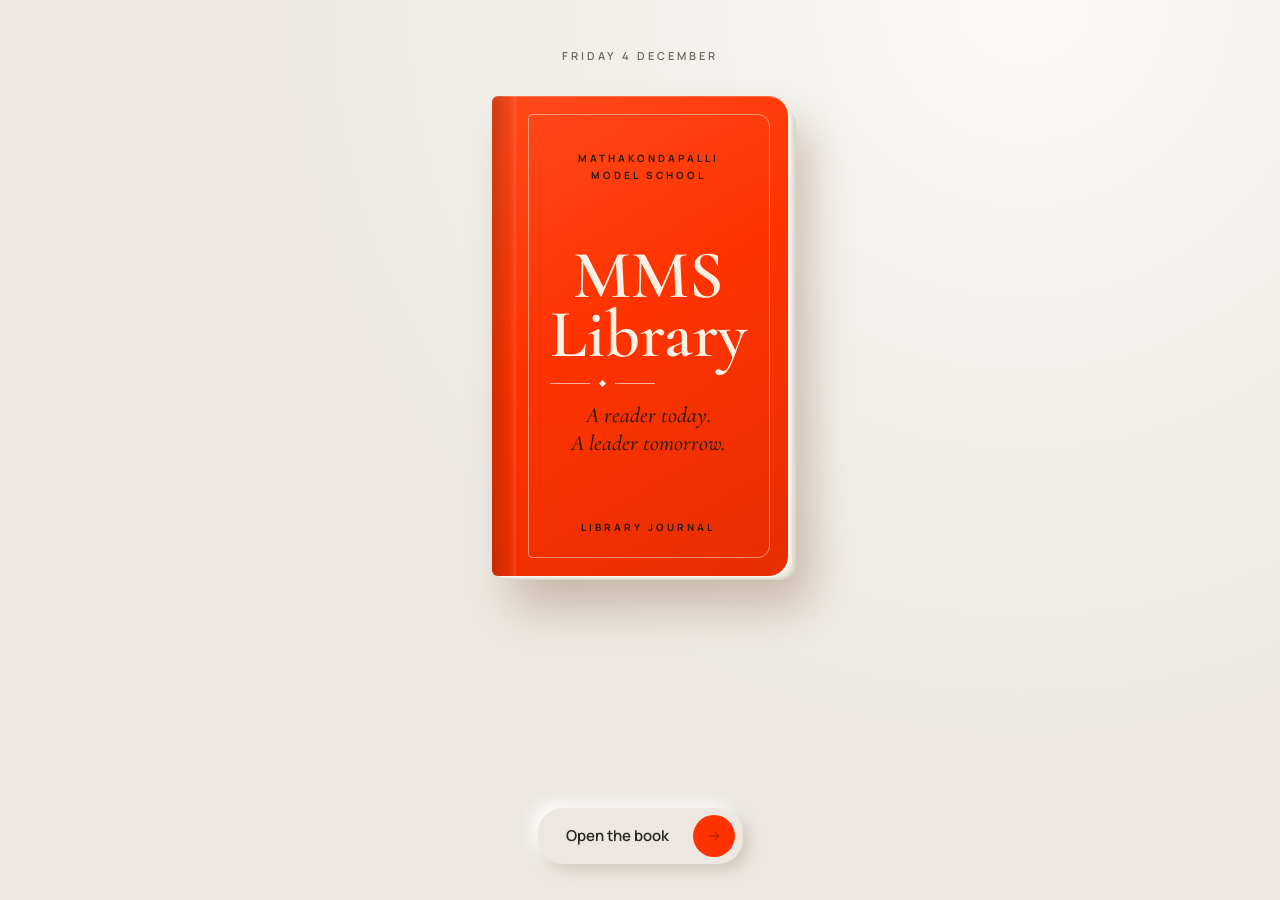
<file: index.html>
<!DOCTYPE html>
<html lang="en">
<head>
<meta charset="UTF-8">
<meta name="viewport" content="width=device-width, initial-scale=1.0, maximum-scale=1.0, user-scalable=no">
<title>MMS Library</title>
<meta name="theme-color" content="#ECE8E1">
<meta name="description" content="Library attendance and reading assessment tracking for Mathakondapalli Model School.">
<link rel="manifest" href="./manifest.json">
<link rel="icon" href="./icons/icon-192.png?v=2">
<link rel="apple-touch-icon" href="./icons/icon-180.png?v=2">
<meta name="apple-mobile-web-app-capable" content="yes">
<meta name="apple-mobile-web-app-status-bar-style" content="default">
<meta name="apple-mobile-web-app-title" content="MMS Library">
<link rel="preconnect" href="https://fonts.googleapis.com">
<link rel="preconnect" href="https://fonts.gstatic.com" crossorigin>
<link href="https://fonts.googleapis.com/css2?family=Cormorant+Garamond:ital,wght@0,500;0,600;1,500&family=Manrope:wght@400;500;600;700&display=swap" rel="stylesheet">
<link rel="stylesheet" href="./styles.css?v=20261002-6">
</head>
<body>

<div id="cover" hidden>
  <span class="cover-date" id="coverDate"></span>
  <div class="cover-book">
    <span class="cover-school">MATHAKONDAPALLI<br>MODEL SCHOOL</span>
    <div>
      <div class="cover-title">MMS<br>Library</div>
      <div class="cover-orn" aria-hidden="true"><i></i><b></b><i></i></div>
      <div class="cover-tag">A reader today.<br>A leader tomorrow.</div>
    </div>
    <span class="cover-foot">LIBRARY JOURNAL</span>
  </div>
  <button class="btn soft" id="openBook">Open the book <span class="knob"><svg viewBox="0 0 24 24" fill="none" stroke="currentColor" stroke-width="2.2" stroke-linecap="round" stroke-linejoin="round" aria-hidden="true"><path d="M5 12h14M13 6l6 6-6 6"/></svg></span></button>
</div>

<div id="app"><main id="main">
  <div id="content"><div class="loading"><div class="spinner"></div>Loading…</div></div>
</main></div>

<nav id="tabbar">
  <button class="tab" data-route="dashboard"><svg viewBox="0 0 24 24" fill="none" stroke="currentColor" stroke-linecap="round" stroke-linejoin="round" aria-hidden="true"><path d="M3 11l9-8 9 8M5 10v10h14V10"/></svg>Home</button>
  <button class="tab" data-route="students"><svg viewBox="0 0 24 24" fill="none" stroke="currentColor" stroke-linecap="round" stroke-linejoin="round" aria-hidden="true"><circle cx="9" cy="8" r="3"/><path d="M2.5 20c0-3.6 2.9-6 6.5-6s6.5 2.4 6.5 6M16 9a3 3 0 1 1 0 6M16 15c3 .4 5 2.2 5.5 5"/></svg>Students</button>
  <button class="tab" data-route="attendance"><svg viewBox="0 0 24 24" fill="none" stroke="currentColor" stroke-linecap="round" stroke-linejoin="round" aria-hidden="true"><path d="M9 12l2 2 4-4"/><rect x="3" y="4" width="18" height="17" rx="3"/></svg>Attendance</button>
  <button class="tab" data-route="reading"><svg viewBox="0 0 24 24" fill="none" stroke="currentColor" stroke-linecap="round" stroke-linejoin="round" aria-hidden="true"><path d="M2.5 5.5c3.3-.6 6.5 0 9.5 2v13c-3-2-6.2-2.6-9.5-2z"/><path d="M21.5 5.5c-3.3-.6-6.5 0-9.5 2v13c3-2 6.2-2.6 9.5-2z"/></svg>Reading</button>
  <button class="tab" data-route="reports"><svg viewBox="0 0 24 24" fill="none" stroke="currentColor" stroke-linecap="round" stroke-linejoin="round" aria-hidden="true"><path d="M4 19V9M12 19V5M20 19v-7M3 19h18"/></svg>Reports</button>
</nav>

<div id="toast" role="status" aria-live="polite"></div>

<script src="./config.js?v=20261002-1"></script>
<script src="./app.js?v=20261115-1"></script>
</body>
</html>
</file>
<file: styles.css>
/* MMS Library — "premium journal" theme
   Warm paper pages, soft raised (neumorphic) surfaces, one orange accent,
   quiet pastels only for status (present/absent) and reading scores. */

:root{
  --bg:#ECE8E1;
  /* neumorphic: cards share the page colour and are shaped by light and shadow */
  --paper:#ECE8E1;
  --paper-in:#ECE8E1;
  --ink:#2A2622;
  --muted:#6E675E;
  --line:#ECE6DB;
  --orange:#FF3300;
  --orange-ink:#C22700;
  --on-orange:#2A1A12;
  --cream:#FFF0E4;

  --present:#CDE8C4; --present-ink:#1F3A1C;
  --absent:#F7CFC9;  --absent-ink:#4A1E18;
  --score-1:#F7CFC9; --score-1-ink:#4A1E18;
  --score-2:#FBDCC2; --score-2-ink:#4A2A12;
  --score-3:#F6E6AE; --score-3-ink:#3E3410;
  --score-4:#CDE8C4; --score-4-ink:#1F3A1C;
  --score-5:#C4E2E4; --score-5-ink:#16363A;
  --tint-1:#EED8D4; --tint-2:#D9E2EA; --tint-3:#DCE5D5; --tint-4:#F0E4C8; --tint-5:#E0DAEA;

  --raise:6px 6px 14px rgba(170,158,140,.42),-6px -6px 14px rgba(255,255,255,.95);
  --raise-sm:3px 3px 8px rgba(170,158,140,.42),-3px -3px 8px rgba(255,255,255,.95);
  --inset:inset 3px 3px 7px rgba(170,158,140,.42),inset -3px -3px 7px rgba(255,255,255,.95);
  --inset-sm:inset 2px 2px 5px rgba(170,158,140,.42),inset -2px -2px 5px rgba(255,255,255,.95);
  --orange-lift:3px 5px 12px rgba(150,70,40,.28);

  --font-display:'Cormorant Garamond',Georgia,serif;
  --font-body:'Manrope',system-ui,-apple-system,'Segoe UI',sans-serif;
}

*{box-sizing:border-box}
html,body{margin:0;min-height:100%}
body{
  background:radial-gradient(circle at 80% 0%,rgba(255,255,255,.75),transparent 55%),var(--bg);
  background-attachment:fixed;
  color:var(--ink);font-family:var(--font-body);font-size:15px;line-height:1.45;
  -webkit-font-smoothing:antialiased;font-variant-numeric:lining-nums;-webkit-tap-highlight-color:transparent;
}
button,input,select,textarea{font:inherit;color:inherit}
button{cursor:pointer}
h1,h2,h3{margin:0;font-family:var(--font-display);font-weight:600;line-height:1.05}
p{margin:0}
svg{display:block}

/* ---------------- shell ---------------- */
#app{padding:16px 16px 104px}
#main{max-width:920px;margin:0 auto}

/* Plain page area. An orange bookmark ribbon hangs at the top right. */
#content{
  position:relative;min-height:calc(100vh - 136px);
  padding:30px 4px 18px;display:flex;flex-direction:column;gap:18px;
}
#content::after{
  content:"";position:absolute;top:-16px;right:20px;width:14px;height:34px;background:var(--orange);
  clip-path:polygon(0 0,100% 0,100% 100%,50% 78%,0 100%);
}
@media(min-width:720px){#content{padding:36px 16px 22px}}

/* ---------------- bottom navigation ---------------- */
#tabbar{
  position:fixed;left:16px;right:16px;bottom:16px;z-index:20;max-width:520px;margin:0 auto;
  height:64px;padding:0 6px;display:flex;border-radius:22px;background:var(--paper);box-shadow:var(--raise);
}
#tabbar .tab{
  flex:1;position:relative;border:0;background:none;display:flex;flex-direction:column;align-items:center;justify-content:center;gap:4px;
  color:var(--muted);font-size:11px;font-weight:600;
}
#tabbar .tab svg{width:20px;height:20px;stroke-width:1.8}
#tabbar .tab.active{color:var(--ink);font-weight:700;margin:7px 0;border-radius:16px;box-shadow:var(--inset-sm)}
#tabbar .tab.active svg{color:var(--orange-ink)}

/* ---------------- page header ---------------- */
.page-head{display:flex;flex-direction:column;gap:4px}
.page-head-top{display:flex;justify-content:space-between;align-items:center;gap:12px;padding-right:44px}
.chapter{font-size:11px;font-weight:700;letter-spacing:2.5px;color:var(--orange-ink);text-transform:uppercase}
.page-meta{font-size:12px;font-weight:500;color:var(--muted)}
.page-title-row{display:flex;justify-content:space-between;align-items:flex-end;gap:12px;flex-wrap:wrap}
.page-head h1{font-size:42px}
.page-head .sub{font-size:13px;color:var(--muted);margin-top:2px}
.rule{margin-top:8px;height:1px;background:linear-gradient(90deg,rgba(42,38,34,.22),rgba(42,38,34,0))}
.page-num{margin-top:auto;padding-top:6px;text-align:center;font-family:var(--font-display);font-style:italic;font-size:14px;color:var(--muted)}
.link-back{align-self:flex-start;border:0;background:none;padding:0;font-size:13px;font-weight:600;color:var(--muted)}
.link-back:hover{color:var(--orange-ink)}
.section-title{font-family:var(--font-display);font-style:italic;font-size:20px;font-weight:500}

/* ---------------- orange hero (folder-tab shape) ---------------- */
.hero-tab{margin-left:-8px;display:flex;flex-direction:column;filter:drop-shadow(6px 10px 14px rgba(140,75,45,.22))}
.hero-tab-top{display:flex;align-items:flex-end}
.hero-tab-top span{min-width:178px;height:38px;padding:0 22px;display:flex;align-items:center;background:var(--orange);border-radius:26px 12px 0 0;
  font-size:10px;font-weight:700;letter-spacing:2px;color:var(--on-orange);text-transform:uppercase;white-space:nowrap}
.hero-tab-top i{width:26px;height:26px;background:radial-gradient(circle at 100% 0,transparent 25.5px,var(--orange) 26px)}
.hero-tab-body{background:var(--orange);border-radius:0 26px 26px 26px;padding:2px 18px 18px 22px;display:flex;justify-content:space-between;align-items:flex-end;gap:12px;flex-wrap:wrap;color:var(--on-orange)}
.hero-tab.with-float .hero-tab-body{padding-bottom:44px}
.big-num{display:flex;align-items:baseline;gap:10px;font-family:var(--font-display);color:var(--cream)}
.big-num strong{font-size:72px;font-weight:600;line-height:.95}
.big-num span{font-size:26px;font-weight:500}
.hero-name{font-family:var(--font-display);font-size:36px;font-weight:600;color:var(--cream);line-height:1}
.hero-stack{display:flex;flex-direction:column;gap:10px}
.hero-side{display:flex;flex-direction:column;align-items:center}
.hero-side strong{font-family:var(--font-display);font-size:52px;font-weight:600;color:var(--cream);line-height:.95}
.hero-side span{font-size:10px;font-weight:700;letter-spacing:1.5px}
.float-action{display:flex;justify-content:flex-end;margin-top:-58px;position:relative}

/* ---------------- surfaces ---------------- */
.ledger{border-radius:20px;background:var(--paper);box-shadow:var(--raise);padding:2px 12px}
.ledger-row{display:flex;align-items:center;gap:12px;min-height:60px;padding:8px 0;border-bottom:1px solid var(--line)}
.ledger-row:last-child{border-bottom:0}
.ledger-row.clickable{cursor:pointer}
.row-main{flex:1;min-width:0;display:flex;flex-direction:column}
.row-main strong{font-size:14px;font-weight:600;overflow:hidden;text-overflow:ellipsis;white-space:nowrap}
.row-main span{font-size:12px;color:var(--muted);overflow:hidden;text-overflow:ellipsis;white-space:nowrap}
.row-actions{display:flex;gap:8px;align-items:center}
.stat-strip{display:grid;grid-template-columns:repeat(3,minmax(0,1fr));padding:14px 0;border-radius:20px;background:var(--paper);box-shadow:var(--raise)}
.stat-strip>div{display:flex;flex-direction:column;align-items:center;text-align:center;padding:0 6px}
.stat-strip>div+div{border-left:1px solid #E6E0D5}
.stat-strip strong,.stat-grid strong{font-family:var(--font-display);font-size:30px;font-weight:600;line-height:1}
.stat-strip span{font-size:11px;font-weight:500;color:var(--muted)}
.stat-strip .stat-icon{width:26px;height:26px;margin-bottom:6px;border-radius:13px;background:var(--paper-in);box-shadow:var(--inset-sm);color:var(--orange-ink);display:flex;align-items:center;justify-content:center}
.stat-strip .stat-icon svg{width:15px;height:15px}
.stat-grid{display:grid;grid-template-columns:repeat(2,minmax(0,1fr));border-radius:20px;background:var(--paper);box-shadow:var(--raise)}
.stat-grid>div{padding:14px 16px;display:flex;flex-direction:column;gap:2px;border-bottom:1px solid var(--line)}
.stat-grid>div:nth-child(odd){border-right:1px solid var(--line)}
.stat-grid>div:nth-last-child(-n+2){border-bottom:0}
.stat-grid span{display:flex;align-items:center;gap:6px;font-size:11px;font-weight:600;color:var(--muted)}
.stat-grid span i{width:8px;height:8px;border-radius:4px}
.stat-grid strong{font-size:36px}
.card{border-radius:20px;background:var(--paper);box-shadow:var(--raise);padding:16px}
.split{display:grid;gap:18px}
@media(min-width:720px){.split{grid-template-columns:1fr 1fr}}

/* ---------------- avatars, chips, time blocks ---------------- */
.avatar{width:40px;height:40px;flex:none;border-radius:20px;display:flex;align-items:center;justify-content:center;
  font-family:var(--font-display);font-size:17px;font-weight:600;background:var(--tint-1)}
.avatar.large{width:64px;height:64px;border-radius:32px;font-size:26px}
.t1{background:var(--tint-1)}.t2{background:var(--tint-2)}.t3{background:var(--tint-3)}.t4{background:var(--tint-4)}.t5{background:var(--tint-5)}
.time-block{width:58px;height:46px;flex:none;border-radius:12px;box-shadow:var(--inset-sm);display:flex;flex-direction:column;align-items:center;justify-content:center}
.time-block strong{font-size:13px;font-weight:700}
.time-block span{font-size:10px;font-weight:500}
.chip{display:inline-flex;align-items:center;height:26px;padding:0 12px;border-radius:13px;font-size:11px;font-weight:600;white-space:nowrap;background:var(--paper-in);color:var(--ink)}
.chip.present{background:var(--present);color:var(--present-ink)}
.chip.absent{background:var(--absent);color:var(--absent-ink)}
.chip.sand{background:var(--tint-4)}
.chip.lilac{background:var(--tint-5)}
.chips{display:flex;gap:8px;flex-wrap:wrap}
.tag{font-size:10px;font-weight:700;letter-spacing:1.5px;color:var(--muted);text-transform:uppercase}
.tag.now{color:var(--orange-ink)}

/* ---------------- buttons ---------------- */
.btn{height:50px;padding:0 22px;border:0;border-radius:25px;display:inline-flex;align-items:center;justify-content:center;gap:10px;
  background:var(--orange);color:var(--on-orange);font-size:15px;font-weight:700;
  box-shadow:6px 8px 18px rgba(150,70,40,.28),inset 0 1px 0 rgba(255,255,255,.22)}
.btn svg{width:16px;height:16px}
.btn.block{width:100%}
.btn.soft{background:var(--paper);color:var(--ink);box-shadow:var(--raise-sm);font-weight:600}
.btn.soft svg{color:var(--orange-ink)}
.btn.small{height:40px;padding:0 16px;font-size:13px;border-radius:20px}
.btn.tiny{height:34px;padding:0 14px;font-size:12px;border-radius:17px}
.btn:disabled{opacity:.6;cursor:default}
.on-orange .btn.soft{box-shadow:3px 5px 12px rgba(120,55,30,.25)}
.float-action .btn.soft{box-shadow:3px 4px 10px rgba(120,55,30,.28);padding-right:8px}
.float-action .btn.soft .knob{width:34px;height:34px;border-radius:17px;background:var(--paper-in);box-shadow:var(--inset-sm);display:flex;align-items:center;justify-content:center}
.icon-btn{width:40px;height:40px;flex:none;border:0;border-radius:20px;background:var(--paper);box-shadow:var(--raise-sm);display:flex;align-items:center;justify-content:center;color:var(--ink)}
.icon-btn svg{width:14px;height:14px}
.pill-btn{min-width:36px;height:36px;padding:0 12px;border:0;border-radius:18px;background:var(--paper);box-shadow:var(--raise-sm);font-size:13px;font-weight:700;color:var(--ink)}
.pill-btn.on{background:var(--orange);color:var(--on-orange);box-shadow:var(--orange-lift)}
.actions-row{display:flex;gap:10px;flex-wrap:wrap}
.actions-row .btn{flex:1}

/* ---------------- forms ---------------- */
.field{display:flex;flex-direction:column;gap:6px;min-width:0}
.field label{font-size:10px;font-weight:700;letter-spacing:1.5px;color:var(--muted);text-transform:uppercase}
.field input,.field select,.field textarea,.searchbox{
  width:100%;height:46px;padding:0 16px;border:0;border-radius:23px;background:var(--paper-in);box-shadow:var(--inset);outline:none;font-size:14px;
}
.field select{appearance:none;-webkit-appearance:none;padding-right:36px;
  background-image:url("data:image/svg+xml,%3Csvg xmlns='http://www.w3.org/2000/svg' width='12' height='12' viewBox='0 0 24 24' fill='none' stroke='%236E675E' stroke-width='2.5' stroke-linecap='round'%3E%3Cpath d='M6 9l6 6 6-6'/%3E%3C/svg%3E");
  background-repeat:no-repeat;background-position:right 16px center}
.field input[type=date],.field input[type=month]{padding:0 12px;font-size:13px}
.field textarea{height:auto;min-height:84px;padding:12px 16px;border-radius:18px;resize:vertical;font-family:var(--font-display);font-style:italic;font-size:17px}
.field input:focus,.field select:focus,.field textarea:focus,.searchbox:focus-within{box-shadow:var(--inset),0 0 0 2px rgba(255,51,0,.35)}
.field input[readonly]{color:var(--muted)}
.searchbox{display:flex;align-items:center;gap:10px}
.searchbox svg{width:16px;height:16px;color:var(--muted);flex:none}
.searchbox input{flex:1;min-width:0;border:0;background:none;outline:none;font-size:14px}
.form-grid{display:grid;grid-template-columns:repeat(2,minmax(0,1fr));gap:12px}
.form-grid .wide{grid-column:1/-1}
.filter-grid{display:grid;grid-template-columns:repeat(2,minmax(0,1fr));gap:12px;align-items:end}
@media(min-width:720px){.filter-grid.four{grid-template-columns:repeat(4,minmax(0,1fr))}}
.form-actions{display:flex;gap:10px;justify-content:flex-end;flex-wrap:wrap;margin-top:6px}
.note{font-size:13px;color:var(--muted)}

/* ---------------- week pills ---------------- */
.week-pills{display:flex;justify-content:space-between;gap:6px}
.week-pills button{flex:1;max-width:56px;height:62px;border:0;border-radius:22px;background:var(--paper);box-shadow:var(--raise-sm);
  display:flex;flex-direction:column;align-items:center;justify-content:center;gap:2px;color:var(--ink)}
.week-pills button span{font-size:10px;font-weight:700;letter-spacing:1px;text-transform:uppercase}
.week-pills button strong{font-family:var(--font-display);font-size:22px;font-weight:600;line-height:1}
.week-pills button.on{background:var(--orange);color:var(--on-orange);box-shadow:var(--orange-lift)}

/* ---------------- attendance ---------------- */
.mark{width:38px;height:38px;flex:none;border:0;border-radius:19px;font-size:12px;font-weight:700;background:var(--paper-in);color:var(--muted);box-shadow:var(--inset-sm)}
.mark.present.on{background:var(--present);color:var(--present-ink);box-shadow:2px 3px 8px rgba(100,150,95,.35)}
.mark.absent.on{background:var(--absent);color:var(--absent-ink);box-shadow:2px 3px 8px rgba(190,110,100,.35)}

/* ---------------- reading scores ---------------- */
.rubric-row{display:flex;align-items:center;justify-content:space-between;gap:10px;min-height:48px;border-bottom:1px solid var(--line)}
.rubric-row:last-child{border-bottom:0}
.rubric-row>span{flex:1;min-width:0;font-size:13px;font-weight:600;overflow:hidden;text-overflow:ellipsis}
.dots{display:flex;gap:4px;flex:none}
.dots button{width:28px;height:28px;border:0;border-radius:14px;font-size:11px;font-weight:700;background:var(--paper-in);color:var(--muted);box-shadow:var(--inset-sm)}
.dots button.on{box-shadow:2px 3px 6px rgba(150,140,120,.3)}
.s1 .on,.dot.s1{background:var(--score-1);color:var(--score-1-ink)}
.s2 .on,.dot.s2{background:var(--score-2);color:var(--score-2-ink)}
.s3 .on,.dot.s3{background:var(--score-3);color:var(--score-3-ink)}
.s4 .on,.dot.s4{background:var(--score-4);color:var(--score-4-ink)}
.s5 .on,.dot.s5{background:var(--score-5);color:var(--score-5-ink)}
.scale{display:flex;flex-wrap:wrap;gap:6px}
.scale .chip{height:24px;padding:0 10px}
.mini-scores{display:grid;grid-template-columns:repeat(3,minmax(0,1fr));gap:8px 12px;margin-top:8px}
.mini-scores div{display:flex;align-items:center;justify-content:space-between;gap:6px;font-size:12px;color:var(--muted)}
.mini-scores .dot{min-width:26px;height:22px;padding:0 6px;border-radius:11px;display:inline-flex;align-items:center;justify-content:center;font-size:11px;font-weight:700}

/* ---------------- reports ---------------- */
.bars{display:flex;justify-content:space-between;align-items:flex-end;gap:6px;width:100%;min-width:0;min-height:150px;padding-top:8px;overflow-x:auto;scrollbar-width:none}
.bars::-webkit-scrollbar{display:none}
.bar{flex:1 0 30px;min-width:30px;max-width:44px;display:flex;flex-direction:column;align-items:center;gap:6px}
.bar b{font-family:var(--font-display);font-size:15px;font-weight:600;color:var(--cream)}
.bar i{width:18px;border-radius:11px;background:var(--cream);box-shadow:inset 0 -2px 0 rgba(0,0,0,.06)}
.bar span{font-size:10px;font-weight:700;color:var(--on-orange);max-width:100%;overflow:hidden;text-overflow:ellipsis;white-space:nowrap}

/* ---------------- cover ---------------- */
#cover{
  position:fixed;inset:0;z-index:50;overflow:auto;
  background:radial-gradient(circle at 80% 0%,rgba(255,255,255,.75),transparent 55%),var(--bg);
  display:flex;flex-direction:column;align-items:center;gap:32px;padding:48px 24px 36px;
  transition:opacity .45s ease,transform .45s ease;
}
#cover[hidden]{display:none}
#cover.leaving{opacity:0;transform:scale(1.03)}
.cover-date{font-size:11px;font-weight:600;letter-spacing:3px;color:var(--muted);text-transform:uppercase}
.cover-book{
  position:relative;width:296px;max-width:100%;min-height:480px;flex:none;border-radius:6px 20px 20px 6px;
  background:linear-gradient(150deg,#FF4A1C 0%,#FF3300 45%,#E62E00 100%);
  box-shadow:3px 2px 0 -1px #F8F5EF,6px 4px 0 -2px #EFEBE3,9px 6px 0 -3px #E5E0D6,12px 8px 0 -4px #DCD6CA,22px 30px 44px rgba(120,70,40,.3),inset 0 1px 0 rgba(255,255,255,.22);
  display:flex;flex-direction:column;align-items:center;justify-content:space-between;padding:54px 30px 40px 46px;text-align:center;color:var(--on-orange);
}
.cover-book::before{content:"";position:absolute;left:0;top:0;bottom:0;width:24px;border-radius:6px 0 0 6px;background:linear-gradient(90deg,rgba(70,25,8,.26),rgba(70,25,8,.06) 75%,rgba(255,255,255,.1))}
.cover-book::after{content:"";position:absolute;left:36px;top:18px;right:18px;bottom:18px;border:1px solid rgba(255,238,224,.5);border-radius:4px 12px 12px 4px;pointer-events:none}
.cover-book>*{position:relative}
.cover-school,.cover-foot{font-size:10px;font-weight:700;letter-spacing:3px;line-height:1.7}
.cover-title{font-family:var(--font-display);font-size:68px;font-weight:600;color:var(--cream);line-height:.88}
.cover-orn{display:flex;align-items:center;gap:10px;margin:16px 0}
.cover-orn i{width:40px;border-top:1px solid rgba(255,240,228,.65)}
.cover-orn b{width:5px;height:5px;transform:rotate(45deg);background:var(--cream)}
.cover-tag{font-family:var(--font-display);font-style:italic;font-size:22px;font-weight:500;line-height:1.25}
#cover .btn.soft{height:56px;padding:0 8px 0 28px;font-size:15px;gap:24px;margin-top:auto;box-shadow:var(--raise)}
#cover .btn.soft .knob{width:42px;height:42px;border-radius:21px;background:var(--orange);display:flex;align-items:center;justify-content:center;color:var(--on-orange)}

/* ---------------- feedback ---------------- */
#toast{position:fixed;left:50%;bottom:96px;transform:translateX(-50%) translateY(10px);z-index:60;opacity:0;pointer-events:none;
  max-width:calc(100% - 32px);padding:12px 18px;border-radius:18px;background:var(--paper);box-shadow:var(--raise);font-size:13px;font-weight:600;transition:all .25s}
#toast.show{opacity:1;transform:translateX(-50%) translateY(0)}
.loading,.empty{text-align:center;color:var(--muted);padding:2.4rem 1rem;font-size:13px}
.empty{font-family:var(--font-display);font-style:italic;font-size:17px}
.spinner{width:22px;height:22px;border-radius:50%;border:3px solid rgba(42,38,34,.08);border-top-color:var(--orange);margin:0 auto .75rem;animation:spin .7s linear infinite}
@keyframes spin{to{transform:rotate(360deg)}}
.setup-banner{border-radius:18px;padding:16px;background:var(--paper-in);box-shadow:var(--inset);font-size:13px;line-height:1.5}
.setup-banner code{background:var(--paper);padding:1px 6px;border-radius:6px}
.connection-error{display:flex;flex-direction:column;gap:10px}
.connection-error p{font-size:13px;color:var(--muted)}

/* ---------------- home bento ---------------- */
/* Four columns on every screen; tiles take different spans per screen size. */
.bento{display:grid;grid-template-columns:repeat(4,minmax(0,1fr));gap:12px;
  grid-template-areas:
    "hero hero hero hero"
    "ring ring sess chk"
    "ring ring score score"
    "grade grade grade grade"
    "top top tt rep"
    "top top warn warn"}
.b-hero{grid-area:hero;display:flex;flex-direction:column}
.b-hero{position:relative}
.b-hero .float-action{position:absolute;right:12px;bottom:12px;margin:0}
.tile .stat-icon{border-radius:13px;background:var(--paper-in);box-shadow:var(--inset-sm);color:var(--orange-ink);display:flex;align-items:center;justify-content:center}
.tile .stat-icon svg{width:13px;height:13px}
.b-ring{grid-area:ring}.b-sess{grid-area:sess}.b-chk{grid-area:chk}.b-score{grid-area:score}
.b-grade{grid-area:grade}.b-top{grid-area:top}.b-tt{grid-area:tt}.b-rep{grid-area:rep}.b-warn{grid-area:warn}
@media(min-width:720px){
  .bento{gap:16px;grid-template-areas:
    "hero hero ring sess"
    "hero hero chk top"
    "grade grade score top"
    "warn warn tt rep"}
  .b-hero .hero-tab{flex:1}
  .b-hero .hero-tab-body{flex:1}
}
.tile{min-width:0;border:0;border-radius:18px;background:var(--paper);box-shadow:var(--raise);padding:12px;display:flex;flex-direction:column;gap:8px;text-align:left;color:var(--ink)}
.tile-label{display:flex;align-items:center;gap:8px;font-size:11px;font-weight:700;color:var(--muted)}
.tile-label .stat-icon,.tile.tiny .stat-icon{width:26px;height:26px;margin:0;flex:none}
.tile-label em{margin-left:auto;font-style:normal;font-weight:600}
.tile-note{font-size:11px;color:var(--muted)}
.tile-num{font-family:var(--font-display);font-size:30px;font-weight:600;line-height:1}
.tile-wait{display:flex;justify-content:center;padding:8px 0}
.tile-wait .spinner{margin:0}
.tile.tiny{align-items:center;justify-content:center;text-align:center;gap:4px;padding:10px 4px}
.tile.tiny strong{font-family:var(--font-display);font-size:26px;font-weight:600;line-height:1}
.tile.tiny span{font-size:10px;font-weight:600;color:var(--muted)}
.tile.link{cursor:pointer}
.tile.link:active{box-shadow:var(--inset)}
.b-ring{align-items:center;text-align:center}
.b-ring .tile-label{align-self:stretch}
.ring{width:100%;max-width:96px;height:auto}
.ring-track{stroke:#D9D2C6}
.ring-value{stroke:var(--orange-ink)}
.ring text{font-family:var(--font-display);font-size:22px;font-weight:600;fill:var(--ink)}
.delta{font-family:var(--font-body);font-size:11px;font-weight:700;margin-left:6px;vertical-align:middle}
.delta.up{color:var(--present-ink)}.delta.down{color:var(--absent-ink)}
.spark{width:100%;height:40px}
.spark-area{fill:rgba(255,51,0,.1)}
.spark-line{fill:none;stroke:var(--orange-ink);stroke-width:2;stroke-linejoin:round;stroke-linecap:round}
.spark-dot{fill:var(--orange-ink)}
.grade-bars{display:flex;align-items:flex-end;justify-content:space-between;gap:6px;height:80px}
.grade-bars>div{flex:1;display:flex;flex-direction:column;align-items:center;gap:4px;font-size:10px;font-weight:600;color:var(--muted)}
.grade-bars i{width:100%;max-width:18px;border-radius:6px;background:#E9A27E}
.grade-bars i.lo{background:var(--orange)}
.mini-row{width:100%;border:0;background:none;padding:4px 0;display:flex;align-items:center;gap:8px;text-align:left;color:var(--ink)}
.mini-main{flex:1;min-width:0;display:flex;flex-direction:column}
.mini-main strong{font-size:12px;font-weight:600;overflow:hidden;text-overflow:ellipsis;white-space:nowrap}
.mini-main span{font-size:10px;color:var(--muted)}
.mini-row em{font-style:normal;font-size:12px;font-weight:700;color:var(--orange-ink)}
.b-warn .mini-row em{color:var(--absent-ink)}
.avatar.small{width:28px;height:28px;border-radius:14px;font-size:12px;box-shadow:var(--inset-sm)}

/* ---------------- reading progress ---------------- */
.reading-search{height:48px;padding:0 16px;border-radius:24px;background:var(--paper-in);box-shadow:var(--inset)}
.progress-bars{display:flex;align-items:flex-end;justify-content:space-around;gap:10px;height:130px}
.progress-bars>div{flex:1;display:flex;flex-direction:column;align-items:center;gap:5px;font-size:10px;color:var(--muted)}
.progress-bars b{font-size:12px;color:var(--ink)}
.progress-bars i{width:22px;border-radius:9px;background:#E9A27E;box-shadow:var(--inset-sm)}
.progress-bars .last i{background:var(--orange)}
.skill-card{display:flex;flex-direction:column;gap:12px}
.skill-row{display:grid;grid-template-columns:104px 1fr 34px;align-items:center;gap:10px;font-size:12px}
.skill-row span{font-weight:600;color:var(--muted)}
.skill-row b{text-align:right}
.skill-track{height:12px;border-radius:6px;box-shadow:var(--inset-sm);padding:2px}
.skill-track i{display:block;height:100%;border-radius:4px;background:var(--score-3)}
.skill-track i.s1{background:var(--score-1)}.skill-track i.s2{background:var(--score-2)}.skill-track i.s3{background:var(--score-3)}
.skill-track i.s4{background:var(--score-4)}.skill-track i.s5{background:var(--score-5)}

@media(prefers-reduced-motion:reduce){*{transition:none!important;animation:none!important}}

/* ---------------- small layout helpers ---------------- */
[hidden]{display:none!important}
.stack{display:flex;flex-direction:column;gap:18px}
.ledger-row.column{flex-direction:column;align-items:stretch;gap:6px}
.row-top{display:flex;justify-content:space-between;align-items:center;gap:10px}
.row-chips{display:flex;flex-direction:column;align-items:flex-end;gap:4px}
.quote{font-family:var(--font-display);font-style:italic;font-size:16px;color:var(--muted)}
.month-field{width:170px}
.on-orange .empty{color:var(--on-orange);padding:1rem;width:100%}
@media(min-width:720px){.mini-scores{grid-template-columns:repeat(3,minmax(0,1fr))}}
@media(max-width:719px){.mini-scores{grid-template-columns:repeat(2,minmax(0,1fr))}}
.hero-actions{display:flex;gap:8px}
</file>
